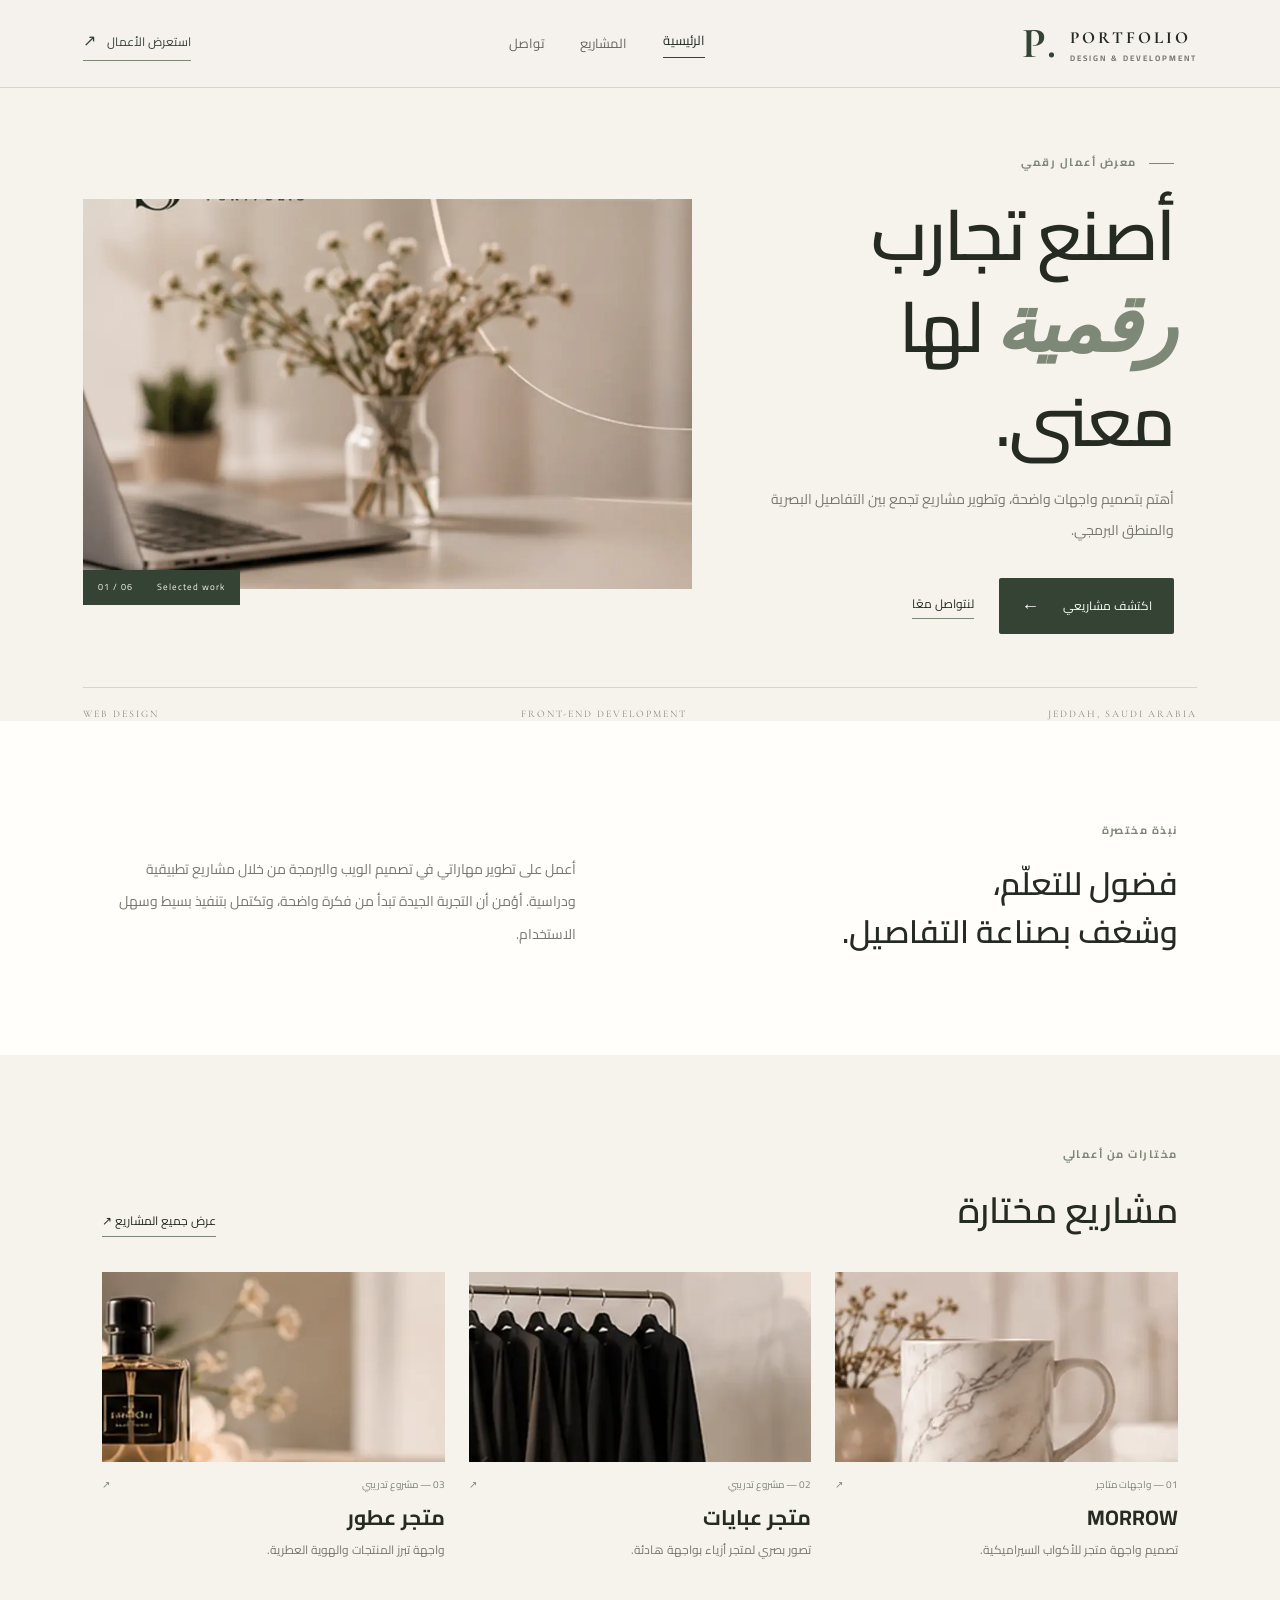
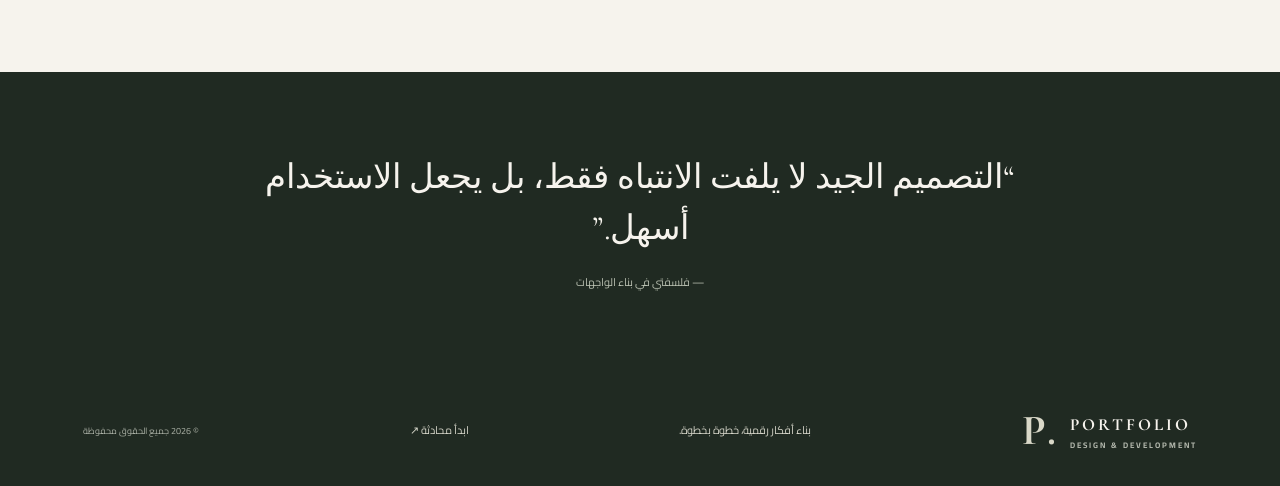
<file: index.html>
<!doctype html>
<html lang="ar" dir="rtl">
<head>
  <meta charset="utf-8">
  <meta name="viewport" content="width=device-width, initial-scale=1">
  <meta name="description" content="معرض أعمال في تصميم واجهات الويب والبرمجة.">
  <title>معرض الأعمال | Portfolio</title>
  <link rel="preconnect" href="https://fonts.googleapis.com">
  <link rel="preconnect" href="https://fonts.gstatic.com" crossorigin>
  <link href="https://fonts.googleapis.com/css2?family=Cairo:wght@400;500;600;700;800&family=Cormorant+Garamond:wght@500;600;700&display=swap" rel="stylesheet">
  <link rel="stylesheet" href="assets/css/style.css">
  <script src="assets/js/main.js" defer></script>
</head>
<body>
  <header class="site-header">
    <a class="brand" href="index.html" aria-label="الصفحة الرئيسية"><span class="brand-mark">P.</span><span>PORTFOLIO<small>DESIGN & DEVELOPMENT</small></span></a>
    <button class="menu-toggle" aria-label="فتح القائمة" aria-expanded="false"><span></span><span></span></button>
    <nav class="main-nav" aria-label="القائمة الرئيسية">
      <a class="active" href="index.html">الرئيسية</a>
      <a href="projects.html">المشاريع</a>
      <a href="contact.html">تواصل</a>
    </nav>
    <a class="header-link" href="projects.html">استعرض الأعمال <span>↗</span></a>
  </header>

  <main>
    <section class="hero">
      <div class="hero-copy">
        <p class="eyebrow"><span></span> معرض أعمال رقمي</p>
        <h1>أصنع تجارب<br><em>رقمية</em> لها معنى.</h1>
        <p class="hero-description">أهتم بتصميم واجهات واضحة، وتطوير مشاريع تجمع بين التفاصيل البصرية والمنطق البرمجي.</p>
        <div class="hero-actions">
          <a class="button button-dark" href="projects.html">اكتشف مشاريعي <span>←</span></a>
          <a class="text-link" href="contact.html">لنتواصل معًا</a>
        </div>
      </div>
      <div class="hero-image-wrap">
        <img src="assets/images/cover.webp" alt="مساحة عمل هادئة مع حاسوب وزهور" width="1600" height="660">
        <div class="image-note"><span>01 / 06</span><span>Selected work</span></div>
      </div>
      <div class="hero-foot"><span>WEB DESIGN</span><span>FRONT-END DEVELOPMENT</span><span>JEDDAH, SAUDI ARABIA</span></div>
    </section>

    <section class="intro section-shell">
      <div><p class="eyebrow">نبذة مختصرة</p><h2>فضول للتعلّم،<br>وشغف بصناعة التفاصيل.</h2></div>
      <p>أعمل على تطوير مهاراتي في تصميم الويب والبرمجة من خلال مشاريع تطبيقية ودراسية. أؤمن أن التجربة الجيدة تبدأ من فكرة واضحة، وتكتمل بتنفيذ بسيط وسهل الاستخدام.</p>
    </section>

    <section class="featured section-shell">
      <div class="section-heading"><div><p class="eyebrow">مختارات من أعمالي</p><h2>مشاريع مختارة</h2></div><a class="text-link" href="projects.html">عرض جميع المشاريع ↗</a></div>
      <div class="project-grid">
        <a class="project-card" href="projects.html#project-morrow"><img src="assets/images/project-1-morrow.webp" alt="تصور متجر MORROW للأكواب السيراميكية" width="800" height="238" loading="lazy"><div class="card-meta"><span>01 — واجهات متاجر</span><span>↗</span></div><h3>MORROW</h3><p>تصميم واجهة متجر للأكواب السيراميكية.</p></a>
        <a class="project-card" href="projects.html#project-abayas"><img src="assets/images/project-2-abayas.webp" alt="تصور متجر عبايات" width="800" height="241" loading="lazy"><div class="card-meta"><span>02 — مشروع تدريبي</span><span>↗</span></div><h3>متجر عبايات</h3><p>تصور بصري لمتجر أزياء بواجهة هادئة.</p></a>
        <a class="project-card" href="projects.html#project-perfumes"><img src="assets/images/project-3-perfumes.webp" alt="تصور متجر عطور" width="800" height="236" loading="lazy"><div class="card-meta"><span>03 — مشروع تدريبي</span><span>↗</span></div><h3>متجر عطور</h3><p>واجهة تبرز المنتجات والهوية العطرية.</p></a>
      </div>
    </section>

    <section class="statement">
      <p>“التصميم الجيد لا يلفت الانتباه فقط، بل يجعل الاستخدام أسهل.”</p>
      <span>— فلسفتي في بناء الواجهات</span>
    </section>
  </main>

  <footer class="site-footer"><a class="brand brand-light" href="index.html"><span class="brand-mark">P.</span><span>PORTFOLIO<small>DESIGN & DEVELOPMENT</small></span></a><p>بناء أفكار رقمية، خطوة بخطوة.</p><a href="contact.html">ابدأ محادثة ↗</a><small>© <span data-year></span> جميع الحقوق محفوظة</small></footer>
</body>
</html>
</file>
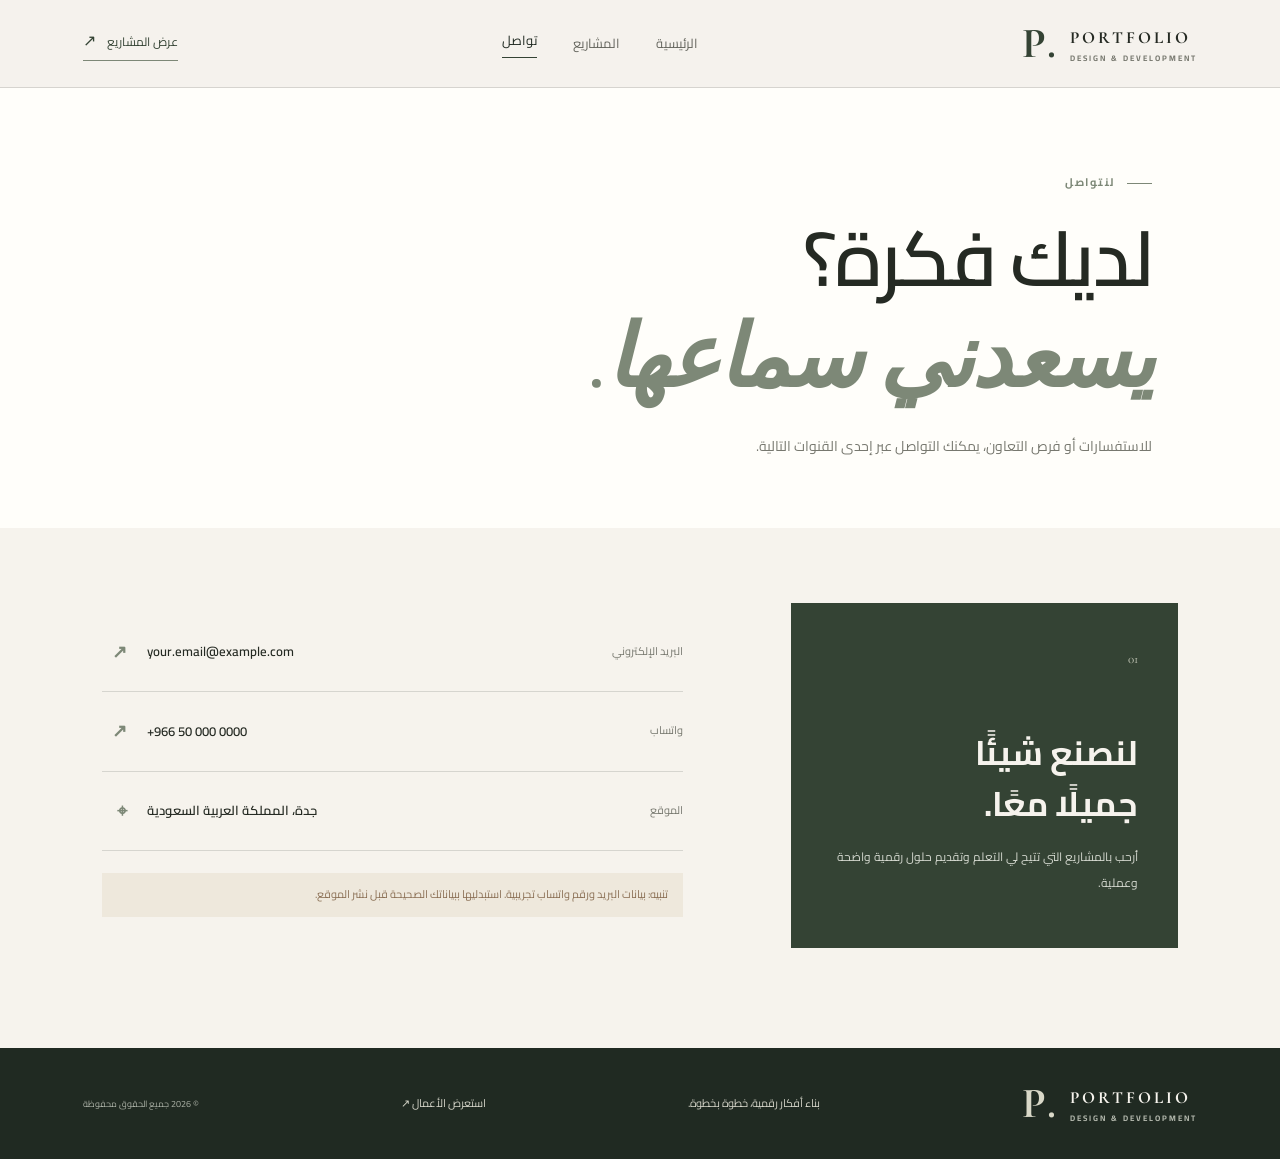
<file: contact.html>
<!doctype html>
<html lang="ar" dir="rtl">
<head>
  <meta charset="utf-8">
  <meta name="viewport" content="width=device-width, initial-scale=1">
  <meta name="description" content="تواصل لمناقشة المشاريع والتعاون.">
  <title>تواصل | Portfolio</title>
  <link rel="preconnect" href="https://fonts.googleapis.com">
  <link rel="preconnect" href="https://fonts.gstatic.com" crossorigin>
  <link href="https://fonts.googleapis.com/css2?family=Cairo:wght@400;500;600;700;800&family=Cormorant+Garamond:wght@500;600;700&display=swap" rel="stylesheet">
  <link rel="stylesheet" href="assets/css/style.css">
  <script src="assets/js/main.js" defer></script>
</head>
<body>
  <header class="site-header">
    <a class="brand" href="index.html"><span class="brand-mark">P.</span><span>PORTFOLIO<small>DESIGN & DEVELOPMENT</small></span></a>
    <button class="menu-toggle" aria-label="فتح القائمة" aria-expanded="false"><span></span><span></span></button>
    <nav class="main-nav" aria-label="القائمة الرئيسية"><a href="index.html">الرئيسية</a><a href="projects.html">المشاريع</a><a class="active" href="contact.html">تواصل</a></nav>
    <a class="header-link" href="projects.html">عرض المشاريع <span>↗</span></a>
  </header>
  <main class="page-main contact-main">
    <section class="page-intro"><p class="eyebrow"><span></span> لنتواصل</p><h1>لديك فكرة؟<br><em>يسعدني سماعها.</em></h1><p>للاستفسارات أو فرص التعاون، يمكنك التواصل عبر إحدى القنوات التالية.</p></section>
    <section class="contact-panel section-shell">
      <div class="contact-note"><span class="big-index">01</span><h2>لنصنع شيئًا<br>جميلًا معًا.</h2><p>أرحب بالمشاريع التي تتيح لي التعلم وتقديم حلول رقمية واضحة وعملية.</p></div>
      <div class="contact-methods">
        <a class="contact-item" href="mailto:your.email@example.com"><span>البريد الإلكتروني</span><strong>your.email@example.com</strong><b>↗</b></a>
        <a class="contact-item" href="https://wa.me/966500000000" target="_blank" rel="noopener"><span>واتساب</span><strong>+966 50 000 0000</strong><b>↗</b></a>
        <div class="contact-item"><span>الموقع</span><strong>جدة، المملكة العربية السعودية</strong><b>⌖</b></div>
        <p class="placeholder-note">تنبيه: بيانات البريد ورقم واتساب تجريبية. استبدليها ببياناتك الصحيحة قبل نشر الموقع.</p>
      </div>
    </section>
  </main>
  <footer class="site-footer"><a class="brand brand-light" href="index.html"><span class="brand-mark">P.</span><span>PORTFOLIO<small>DESIGN & DEVELOPMENT</small></span></a><p>بناء أفكار رقمية، خطوة بخطوة.</p><a href="projects.html">استعرض الأعمال ↗</a><small>© <span data-year></span> جميع الحقوق محفوظة</small></footer>
</body>
</html>
</file>
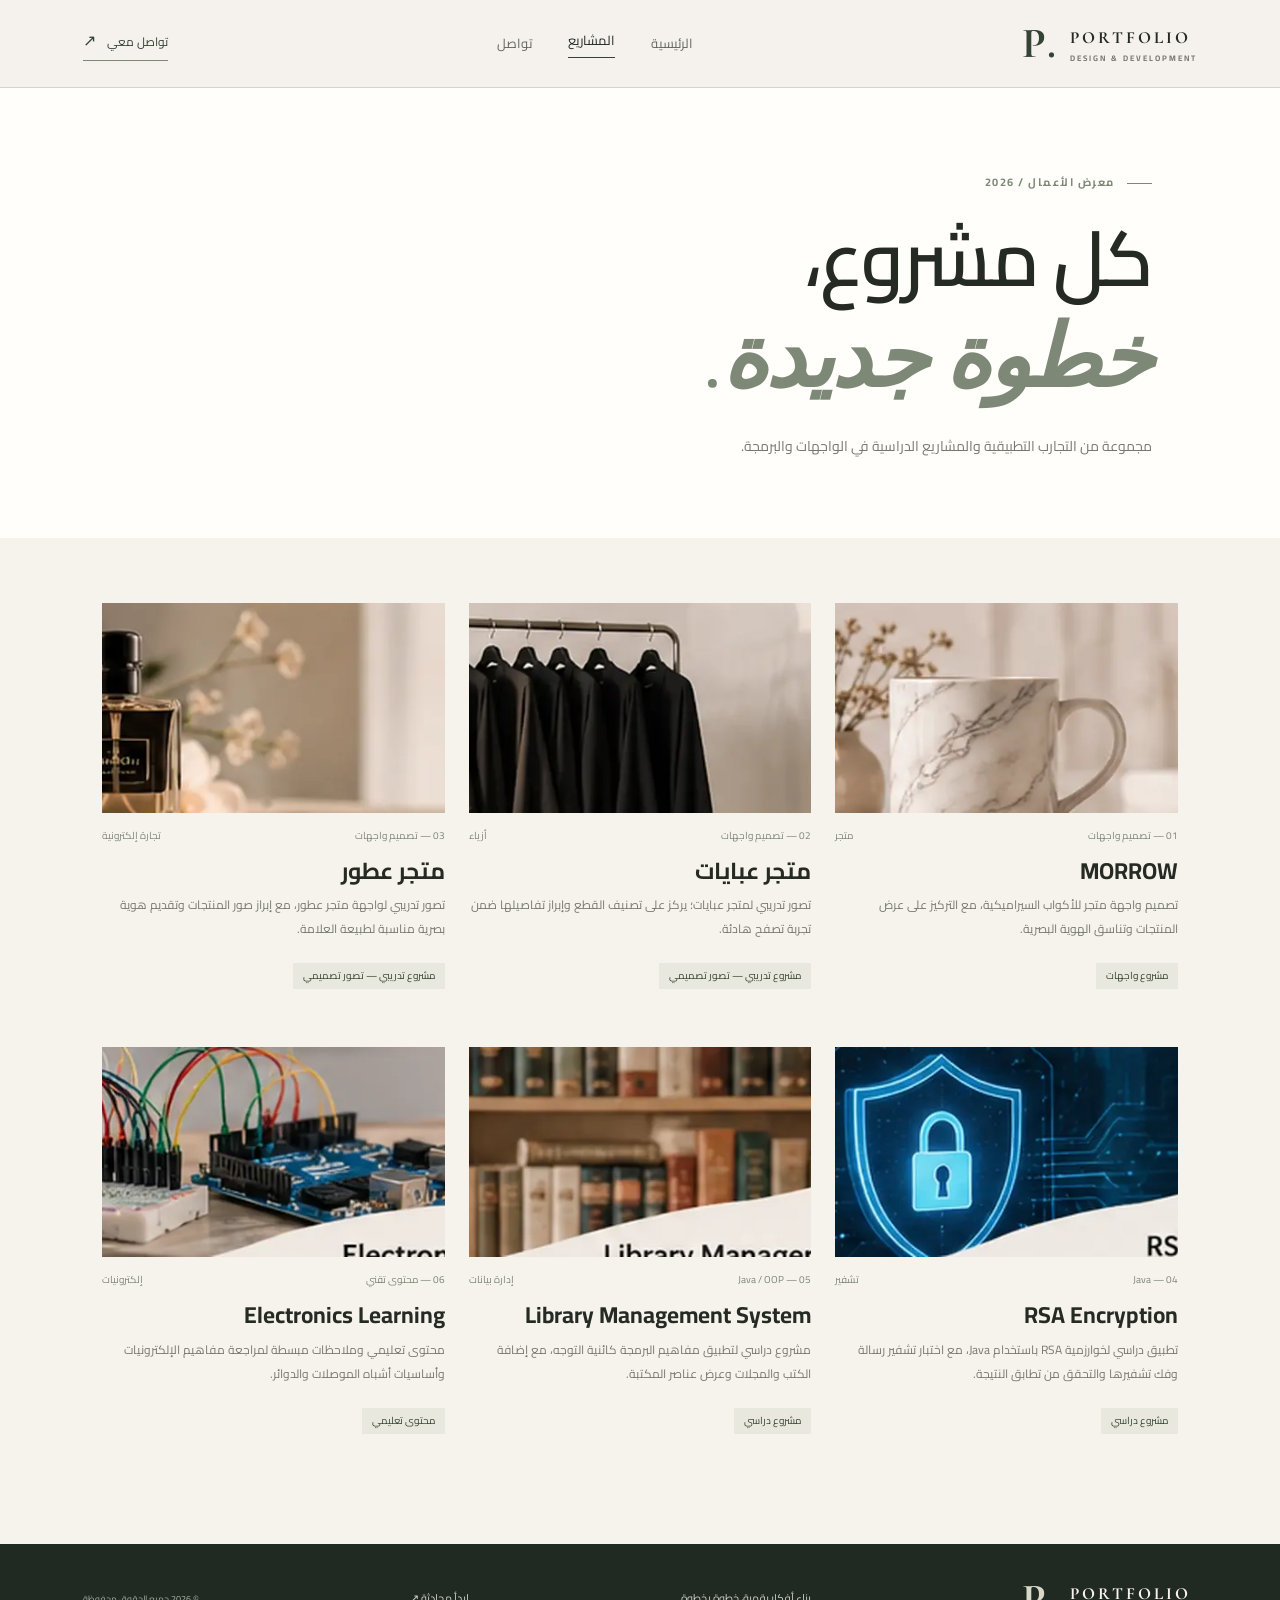
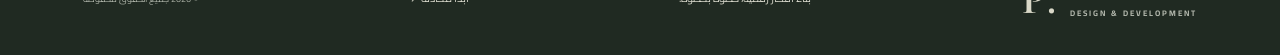
<file: projects.html>
<!doctype html>
<html lang="ar" dir="rtl">
<head>
  <meta charset="utf-8">
  <meta name="viewport" content="width=device-width, initial-scale=1">
  <meta name="description" content="مشاريع في تصميم واجهات الويب والبرمجة.">
  <title>المشاريع | Portfolio</title>
  <link rel="preconnect" href="https://fonts.googleapis.com">
  <link rel="preconnect" href="https://fonts.gstatic.com" crossorigin>
  <link href="https://fonts.googleapis.com/css2?family=Cairo:wght@400;500;600;700;800&family=Cormorant+Garamond:wght@500;600;700&display=swap" rel="stylesheet">
  <link rel="stylesheet" href="assets/css/style.css">
  <script src="assets/js/main.js" defer></script>
</head>
<body>
  <header class="site-header">
    <a class="brand" href="index.html"><span class="brand-mark">P.</span><span>PORTFOLIO<small>DESIGN & DEVELOPMENT</small></span></a>
    <button class="menu-toggle" aria-label="فتح القائمة" aria-expanded="false"><span></span><span></span></button>
    <nav class="main-nav" aria-label="القائمة الرئيسية"><a href="index.html">الرئيسية</a><a class="active" href="projects.html">المشاريع</a><a href="contact.html">تواصل</a></nav>
    <a class="header-link" href="contact.html">تواصل معي <span>↗</span></a>
  </header>
  <main class="page-main">
    <section class="page-intro"><p class="eyebrow"><span></span> معرض الأعمال / 2026</p><h1>كل مشروع،<br><em>خطوة جديدة.</em></h1><p>مجموعة من التجارب التطبيقية والمشاريع الدراسية في الواجهات والبرمجة.</p></section>
    <section class="all-projects section-shell">
      <div class="project-grid project-grid-wide">
        <article class="project-card" id="project-morrow"><img src="assets/images/project-1-morrow.webp" alt="تصور متجر MORROW للأكواب السيراميكية" width="800" height="238" loading="lazy"><div class="card-meta"><span>01 — تصميم واجهات</span><span>متجر</span></div><h2>MORROW</h2><p>تصميم واجهة متجر للأكواب السيراميكية، مع التركيز على عرض المنتجات وتناسق الهوية البصرية.</p><span class="project-status">مشروع واجهات</span></article>
        <article class="project-card" id="project-abayas"><img src="assets/images/project-2-abayas.webp" alt="تصور بصري لمتجر عبايات" width="800" height="241" loading="lazy"><div class="card-meta"><span>02 — تصميم واجهات</span><span>أزياء</span></div><h2>متجر عبايات</h2><p>تصور تدريبي لمتجر عبايات؛ يركز على تصنيف القطع وإبراز تفاصيلها ضمن تجربة تصفح هادئة.</p><span class="project-status">مشروع تدريبي — تصور تصميمي</span></article>
        <article class="project-card" id="project-perfumes"><img src="assets/images/project-3-perfumes.webp" alt="تصور بصري لمتجر عطور" width="800" height="236" loading="lazy"><div class="card-meta"><span>03 — تصميم واجهات</span><span>تجارة إلكترونية</span></div><h2>متجر عطور</h2><p>تصور تدريبي لواجهة متجر عطور، مع إبراز صور المنتجات وتقديم هوية بصرية مناسبة لطبيعة العلامة.</p><span class="project-status">مشروع تدريبي — تصور تصميمي</span></article>
        <article class="project-card" id="project-rsa"><img src="assets/images/project-4-rsa.webp" alt="رسم توضيحي لمفهوم التشفير وحماية البيانات" width="800" height="230" loading="lazy"><div class="card-meta"><span>04 — Java</span><span>تشفير</span></div><h2>RSA Encryption</h2><p>تطبيق دراسي لخوارزمية RSA باستخدام Java، مع اختبار تشفير رسالة وفك تشفيرها والتحقق من تطابق النتيجة.</p><span class="project-status">مشروع دراسي</span></article>
        <article class="project-card" id="project-library"><img src="assets/images/project-5-library.webp" alt="رفوف كتب تمثل نظام إدارة مكتبة" width="800" height="234" loading="lazy"><div class="card-meta"><span>05 — Java / OOP</span><span>إدارة بيانات</span></div><h2>Library Management System</h2><p>مشروع دراسي لتطبيق مفاهيم البرمجة كائنية التوجه، مع إضافة الكتب والمجلات وعرض عناصر المكتبة.</p><span class="project-status">مشروع دراسي</span></article>
        <article class="project-card" id="project-electronics"><img src="assets/images/project-6-electronics.webp" alt="لوحة إلكترونية وأسلاك توصيل للتعلم العملي" width="800" height="230" loading="lazy"><div class="card-meta"><span>06 — محتوى تقني</span><span>إلكترونيات</span></div><h2>Electronics Learning</h2><p>محتوى تعليمي وملاحظات مبسطة لمراجعة مفاهيم الإلكترونيات وأساسيات أشباه الموصلات والدوائر.</p><span class="project-status">محتوى تعليمي</span></article>
      </div>
    </section>
  </main>
  <footer class="site-footer"><a class="brand brand-light" href="index.html"><span class="brand-mark">P.</span><span>PORTFOLIO<small>DESIGN & DEVELOPMENT</small></span></a><p>بناء أفكار رقمية، خطوة بخطوة.</p><a href="contact.html">ابدأ محادثة ↗</a><small>© <span data-year></span> جميع الحقوق محفوظة</small></footer>
</body>
</html>
</file>
<file: assets/css/style.css>
@import url('https://fonts.googleapis.com/css2?family=Cairo:wght@400;500;600;700;800&family=Cormorant+Garamond:wght@500;600;700&display=swap');
:root{--ink:#252a23;--green:#344334;--green-deep:#202a22;--sage:#7d8877;--paper:#f6f3ed;--white:#fffefa;--sand:#e6dfd3;--muted:#77786f;--line:rgba(37,42,35,.15);--serif:"Cormorant Garamond",Georgia,serif;--sans:"Cairo",sans-serif}
*{box-sizing:border-box}html{scroll-behavior:smooth}body{margin:0;background:var(--paper);color:var(--ink);font-family:var(--sans);line-height:1.8}a{color:inherit;text-decoration:none}img{display:block;max-width:100%}.site-header{height:88px;padding:0 6.5%;display:flex;align-items:center;justify-content:space-between;background:rgba(246,243,237,.94);border-bottom:1px solid var(--line);position:relative;z-index:5}.brand{display:flex;align-items:center;gap:11px;font-family:var(--serif);font-size:17px;font-weight:700;letter-spacing:3px;direction:ltr}.brand small{display:block;font-family:var(--sans);font-size:8px;letter-spacing:2px;color:var(--muted);line-height:1.3}.brand-mark{font-family:var(--serif);font-size:43px;line-height:1;color:var(--green)}.main-nav{display:flex;align-items:center;gap:36px;font-size:13px}.main-nav a{color:#65665e;transition:color .2s}.main-nav a:hover,.main-nav a.active{color:var(--green-deep)}.main-nav a.active:after{content:"";display:block;height:1px;background:var(--green);margin-top:5px}.header-link{font-size:12px;color:var(--green);border-bottom:1px solid var(--sage);padding-bottom:5px}.header-link span{font-size:16px;margin-inline-start:8px}.menu-toggle{display:none;border:0;background:none;padding:8px}.hero{padding:65px 6.5% 28px;display:grid;grid-template-columns:.85fr 1.15fr;gap:5%;align-items:center;min-height:590px}.hero-copy{padding-inline-start:5%}.eyebrow{font-size:11px;letter-spacing:1.5px;color:var(--sage);font-weight:700;margin:0 0 18px}.eyebrow span{display:inline-block;width:25px;height:1px;background:var(--sage);vertical-align:middle;margin-inline-end:9px}.hero h1,.page-intro h1{font-size:clamp(42px,5.5vw,75px);line-height:1.24;margin:0 0 20px;font-weight:600;letter-spacing:-2px}.hero h1 em,.page-intro h1 em{font-family:var(--serif);font-weight:600;color:var(--sage);font-size:1.13em}.hero-description{max-width:420px;color:var(--muted);font-size:14px;line-height:2.2}.hero-actions{display:flex;align-items:center;gap:25px;margin-top:32px}.button{display:inline-flex;align-items:center;gap:24px;padding:12px 22px;border-radius:2px;font-size:12px}.button-dark{background:var(--green);color:white}.button-dark span{font-size:18px}.text-link{font-size:12px;border-bottom:1px solid var(--sage);padding-bottom:4px}.hero-image-wrap{position:relative;min-height:380px}.hero-image-wrap img{width:100%;height:390px;object-fit:cover}.image-note{position:absolute;inset-inline-start:0;bottom:-16px;background:var(--green);color:#f5f0e7;padding:9px 15px;display:flex;gap:24px;font-size:9px;letter-spacing:1px;direction:ltr}.hero-foot{grid-column:1/-1;display:flex;justify-content:space-between;border-top:1px solid var(--line);padding-top:20px;margin-top:26px;color:#89877e;font:10px var(--serif);letter-spacing:2px;direction:ltr}.section-shell{padding-inline:8%}.intro{display:grid;grid-template-columns:1fr 1fr;gap:12%;padding-top:100px;padding-bottom:100px;background:var(--white)}.intro h2,.section-heading h2{font-size:32px;line-height:1.5;margin:0;font-weight:600}.intro>p{align-self:end;color:var(--muted);font-size:14px;line-height:2.3;max-width:490px;margin:0 0 5px}.featured{padding-top:90px;padding-bottom:110px}.section-heading{display:flex;align-items:end;justify-content:space-between;margin-bottom:35px}.section-heading h2{font-size:36px}.project-grid{display:grid;grid-template-columns:repeat(3,minmax(0,1fr));gap:38px 24px}.project-card{display:block;min-width:0}.project-card img{width:100%;height:190px;object-fit:cover;background:var(--sand);transition:transform .5s,filter .5s}.project-card:hover img{transform:translateY(-4px);filter:saturate(.9)}.card-meta{display:flex;justify-content:space-between;margin-top:14px;color:var(--sage);font-size:10px}.project-card h3,.project-card h2{font-size:21px;margin:5px 0 2px;font-weight:700}.project-card p{color:var(--muted);font-size:12px;margin:0;line-height:2}.statement{padding:80px 8%;background:var(--green-deep);color:var(--paper);text-align:center}.statement p{font-family:var(--serif);font-size:34px;line-height:1.5;margin:0 auto 12px;max-width:750px}.statement span{font-size:11px;color:#b9c0b1}.site-footer{background:#202a22;color:var(--paper);padding:34px 6.5%;display:flex;align-items:center;justify-content:space-between;gap:20px}.brand-light .brand-mark{color:#d9d8c8}.brand-light small{color:#b4b9ae}.site-footer p,.site-footer>a:not(.brand){font-size:11px;color:#d5d5c9}.site-footer>small{font-size:9px;color:#a9afa4}.page-main{min-height:calc(100vh - 180px)}.page-intro{padding:85px 10% 65px;background:var(--white)}.page-intro h1{font-size:clamp(45px,6vw,78px)}.page-intro>p:last-child{color:var(--muted);font-size:14px;max-width:560px}.all-projects{padding-top:65px;padding-bottom:110px}.project-grid-wide{row-gap:58px}.project-grid-wide .project-card img{height:210px}.project-grid-wide .project-card h2{font-size:23px}.project-grid-wide .project-card p{min-height:56px;font-size:12px}.project-status{display:inline-block;margin-top:14px;padding:4px 10px;background:#e9e8df;color:var(--green);font-size:10px}.contact-main .page-intro{padding-bottom:55px}.contact-panel{display:grid;grid-template-columns:.8fr 1.2fr;gap:10%;padding-top:75px;padding-bottom:100px}.contact-note{background:var(--green);color:var(--paper);padding:40px}.big-index{font:13px var(--serif);color:#c8cbbb}.contact-note h2{font-size:34px;line-height:1.5;margin:55px 0 15px}.contact-note p{font-size:12px;color:#d4d8cf;line-height:2.2}.contact-methods{padding-top:10px}.contact-item{display:grid;grid-template-columns:1fr auto 25px;gap:20px;align-items:center;padding:23px 0;border-bottom:1px solid var(--line)}.contact-item span{font-size:11px;color:var(--muted)}.contact-item strong{font-size:13px;font-weight:600;direction:ltr;text-align:start}.contact-item b{font-size:18px;color:var(--sage)}.placeholder-note{font-size:11px;color:#8b7055;background:#eee8dc;padding:12px 15px;margin-top:22px}
@media(max-width:900px){.site-header{padding-inline:5%;height:78px}.main-nav{gap:20px}.hero{padding-inline:5%;gap:3%}.hero-image-wrap img{height:330px}.section-shell{padding-inline:6%}.project-grid{gap:30px 16px}.project-card img{height:160px}.site-footer{padding-inline:5%}}
@media(max-width:680px){.site-header{height:72px}.brand{font-size:14px}.brand-mark{font-size:36px}.header-link{display:none}.menu-toggle{display:flex;flex-direction:column;gap:5px;order:3}.menu-toggle span{width:23px;height:1px;background:var(--green)}.main-nav{display:none;position:absolute;inset-inline:0;top:71px;background:var(--paper);padding:18px 6%;border-bottom:1px solid var(--line);flex-direction:column;align-items:stretch;gap:12px}.main-nav.open{display:flex}.main-nav a{padding:7px 0}.main-nav a.active:after{display:none}.hero{display:flex;flex-direction:column;align-items:stretch;padding:54px 6% 25px;gap:35px}.hero-copy{padding:0}.hero h1{font-size:49px}.hero-description{font-size:13px}.hero-image-wrap{min-height:0}.hero-image-wrap img{height:260px}.hero-foot{width:100%;font-size:8px;gap:8px;flex-wrap:wrap}.intro{grid-template-columns:1fr;gap:22px;padding-top:65px;padding-bottom:65px}.intro h2,.section-heading h2{font-size:29px}.intro>p{font-size:13px}.featured{padding-top:65px;padding-bottom:75px}.section-heading{align-items:start;gap:15px;flex-direction:column}.project-grid{grid-template-columns:1fr;gap:34px}.project-card img{height:220px}.statement{padding:60px 7%}.statement p{font-size:27px}.site-footer{flex-wrap:wrap;padding:28px 6%;gap:15px}.site-footer p{order:3;width:100%;margin:0}.site-footer>small{width:100%}.page-intro{padding:60px 7% 45px}.page-intro h1{font-size:49px}.all-projects{padding-top:45px;padding-bottom:75px}.project-grid-wide .project-card img{height:220px}.project-grid-wide .project-card p{min-height:0}.contact-panel{grid-template-columns:1fr;gap:35px;padding-top:45px;padding-bottom:70px}.contact-note{padding:30px}.contact-note h2{margin:35px 0 12px}.contact-item{grid-template-columns:1fr 25px;gap:4px 10px}.contact-item span{grid-column:1}.contact-item strong{grid-column:1;grid-row:2;overflow-wrap:anywhere}.contact-item b{grid-column:2;grid-row:1/3}.placeholder-note{line-height:2}}
</file>
